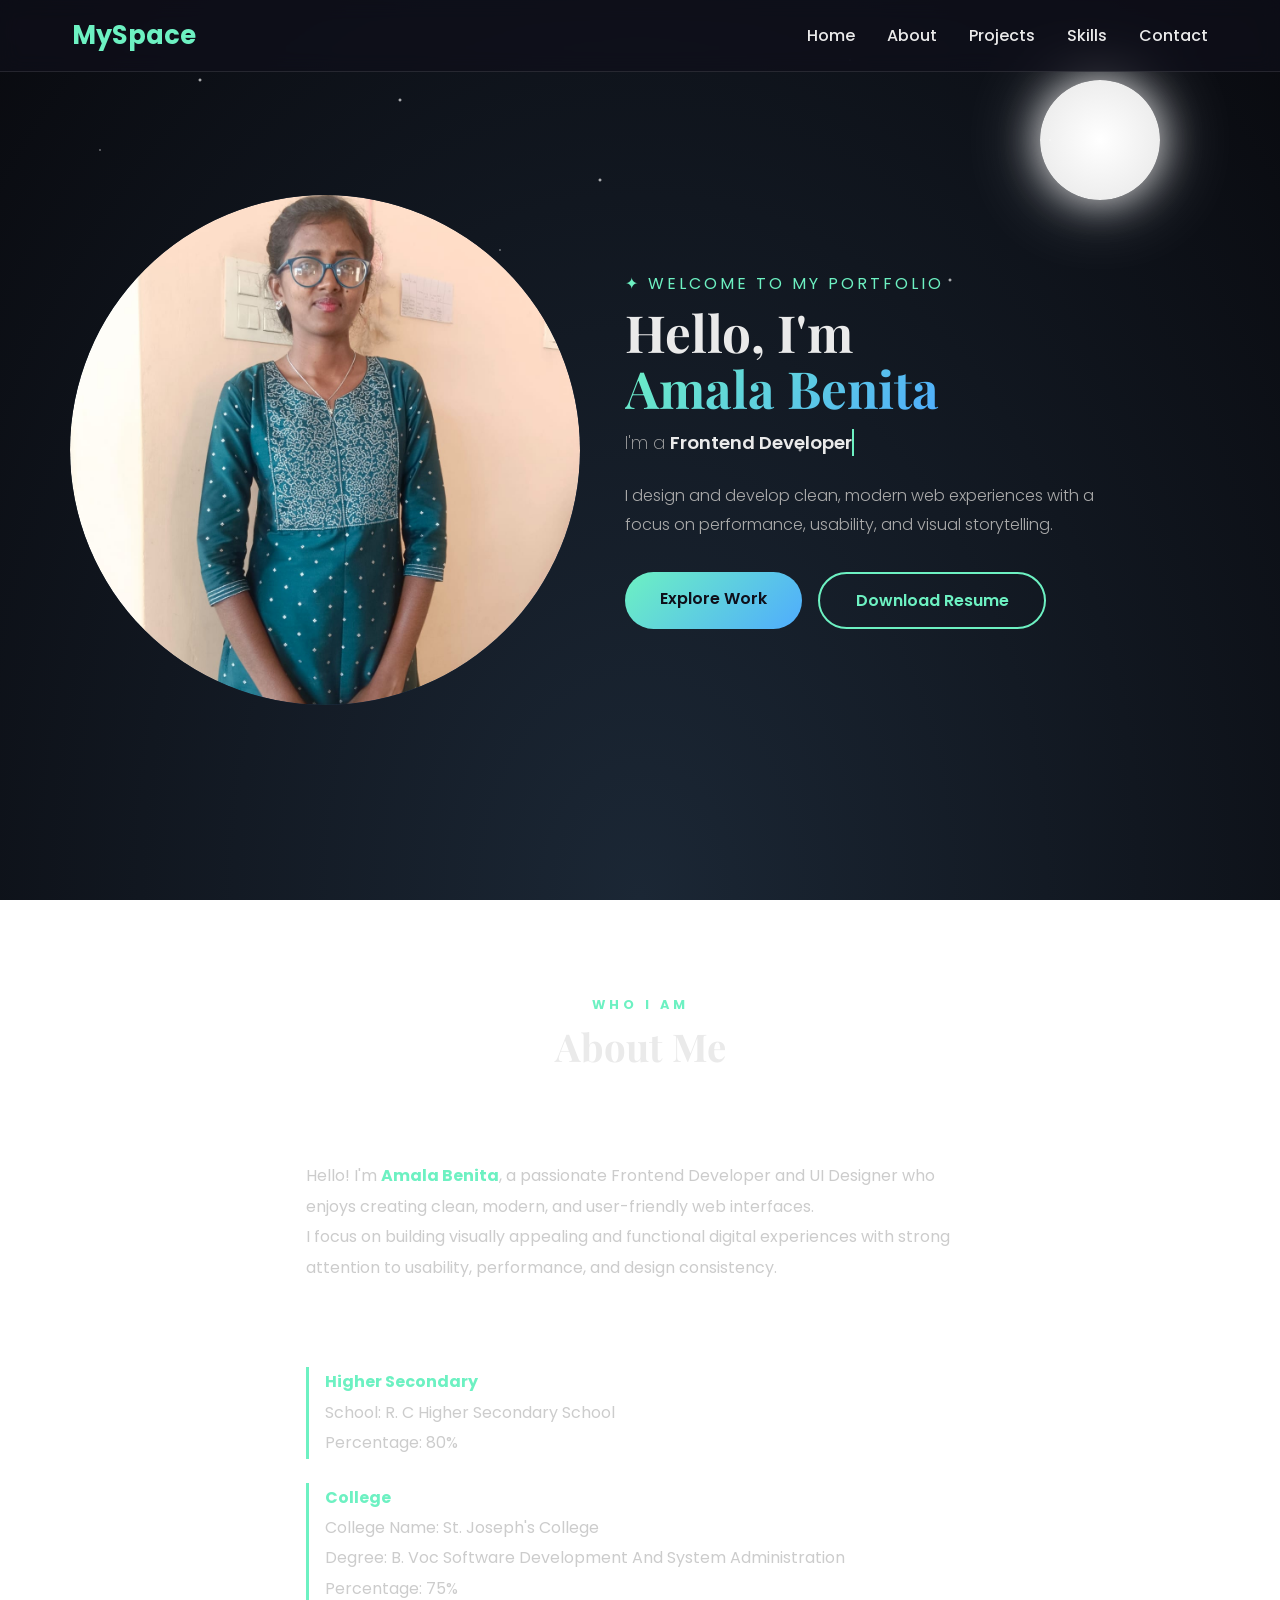
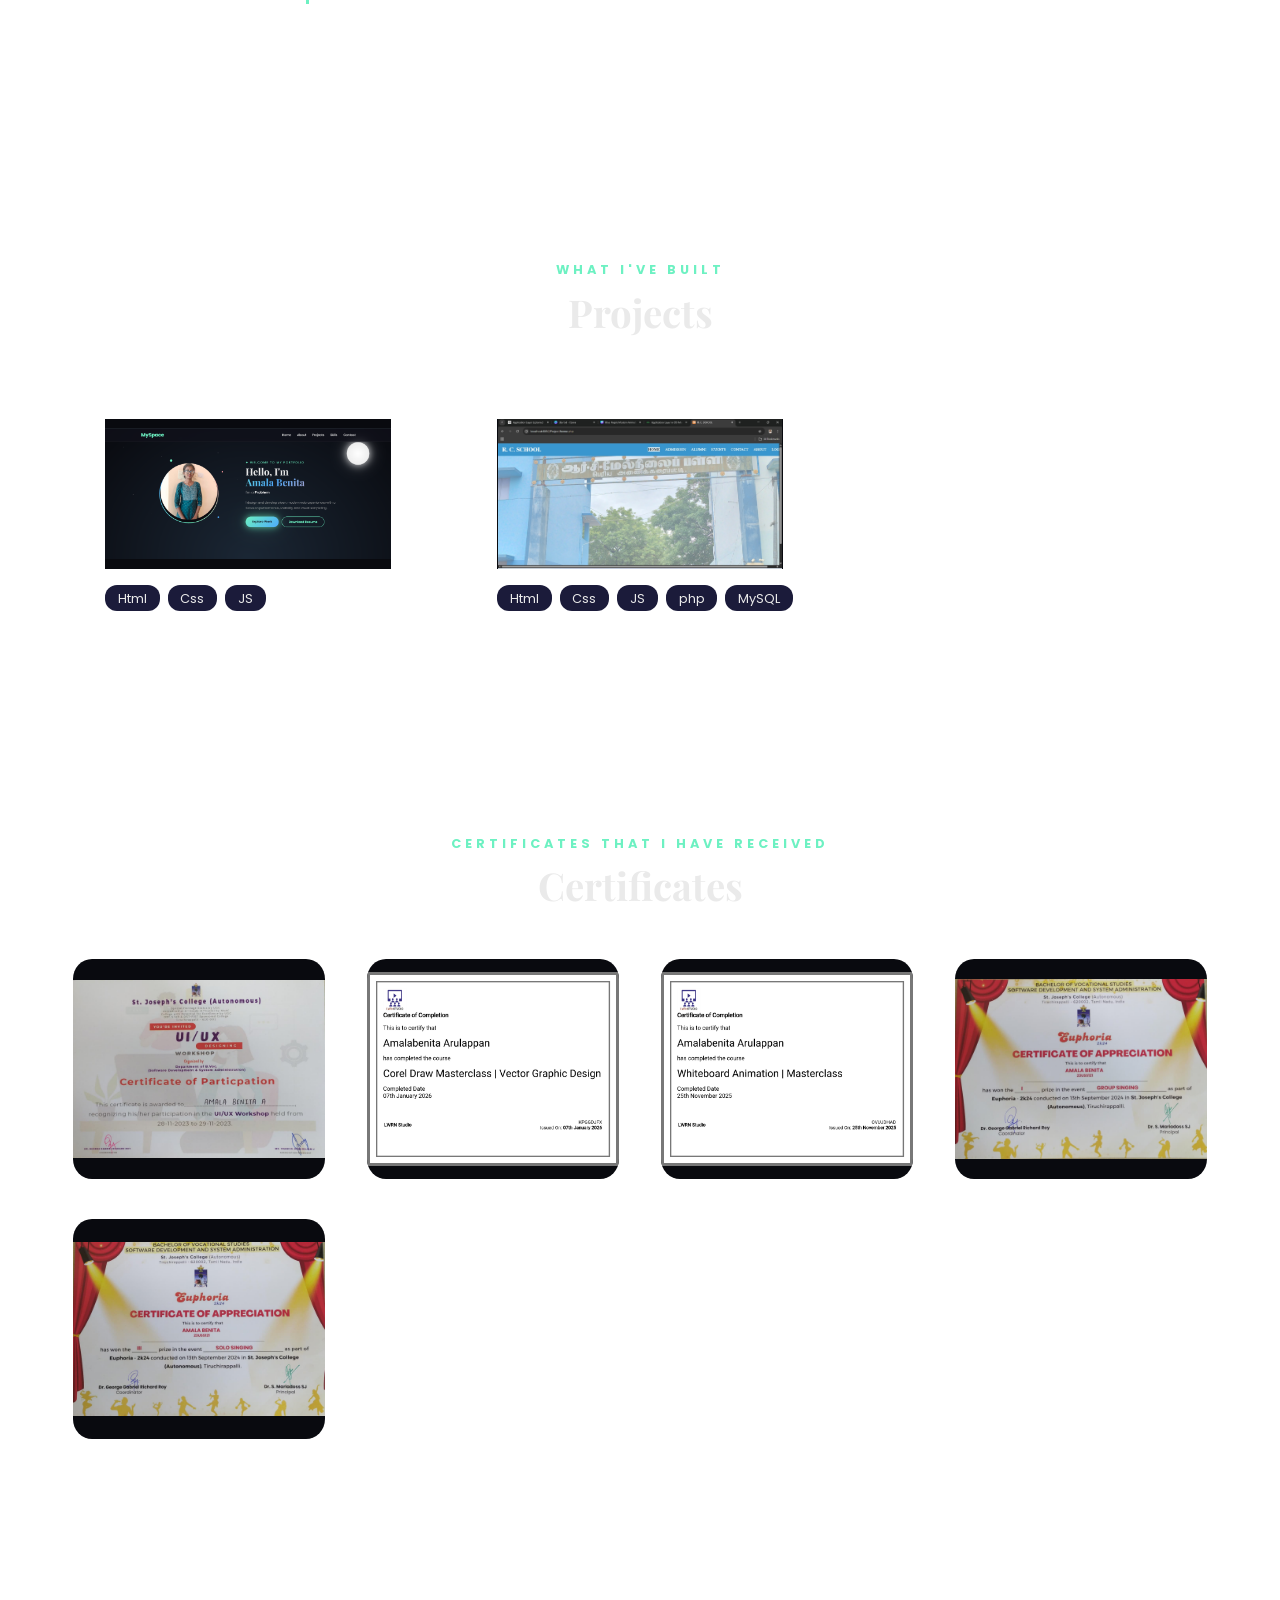
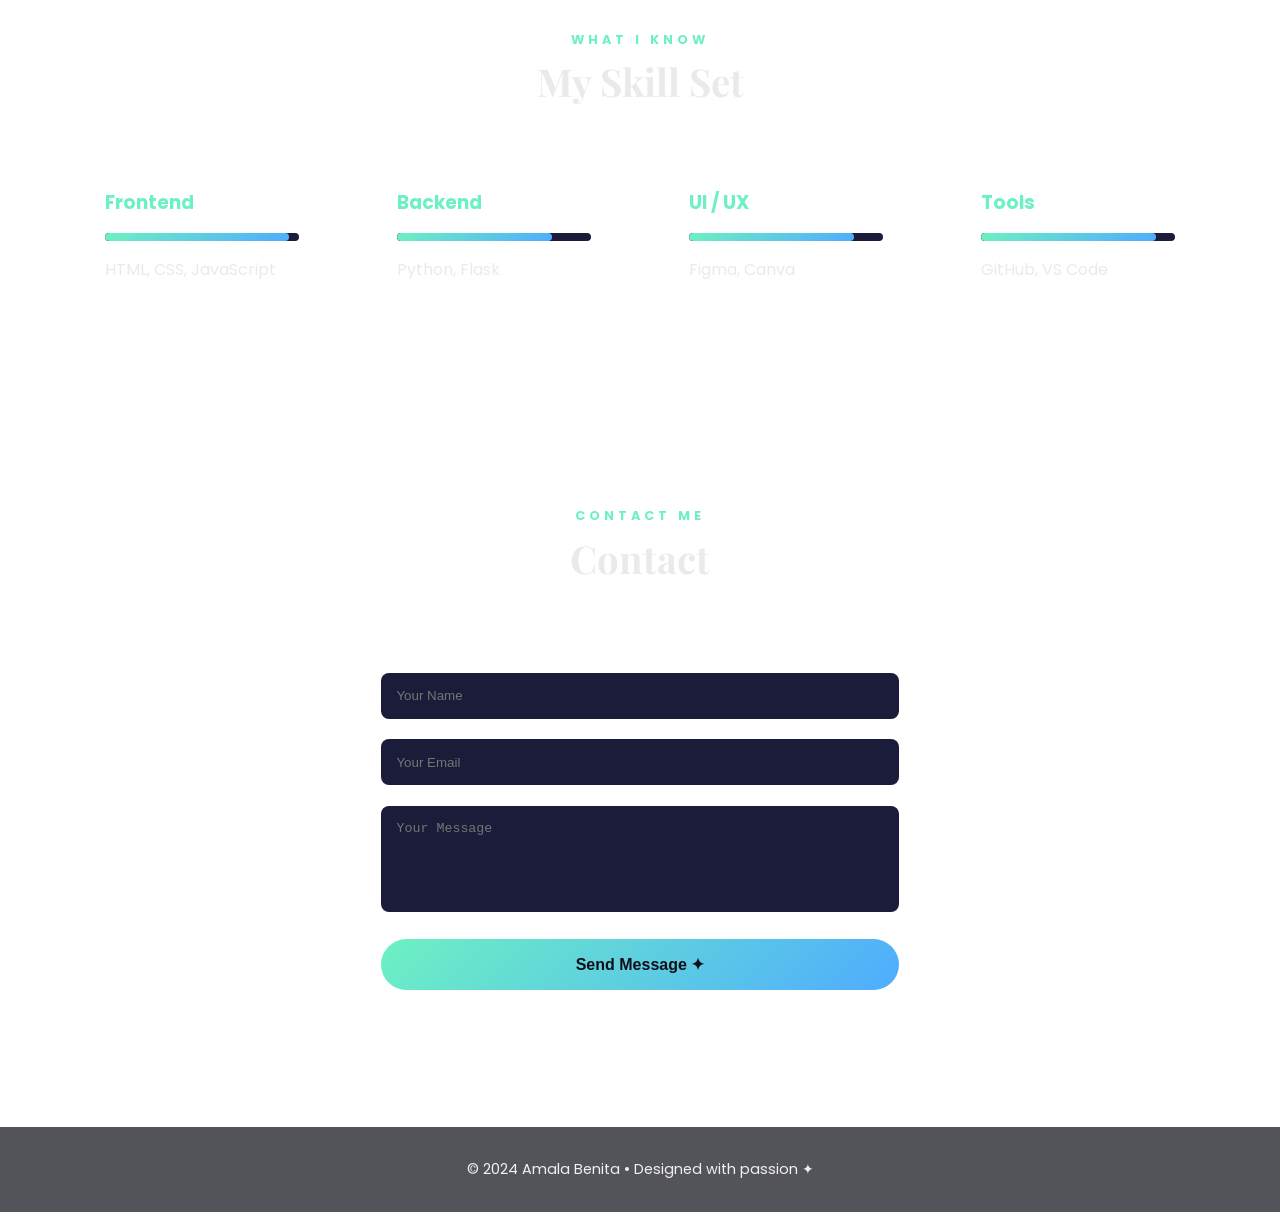
<file: index.html>
<!DOCTYPE html>
<html lang="en">
<head>
<meta charset="UTF-8">
<meta name="viewport" content="width=device-width, initial-scale=1.0">
<title>Amala Benita – Portfolio</title>

<link rel="stylesheet" href="style.css">
</head>

<body>
<div class="night-sky">
    <div class="moon"></div>
    <div class="stars"></div>
</div>

<header>
<nav>
    <div class="logo">MySpace</div>
    <ul>
        <li><a href="#hero">Home</a></li>
        <li><a href="#about">About</a></li>
        <li><a href="#projects">Projects</a></li>
        <li><a href="#skills">Skills</a></li>
        <li><a href="#contact">Contact</a></li>
    </ul>
</nav>
</header>

<!-- ===== HERO ===== -->
<section id="hero">
<div class="hero-container">

    <!-- LEFT: Profile Image -->
    <div class="hero-image-wrap">
        <div class="hero-image-ring">
            <div class="deco-dot"></div>
            <div class="deco-dot"></div>
            <div class="deco-dot"></div>
            <!-- 
                TO ADD YOUR PHOTO: Replace the content inside .hero-img-placeholder with:
                <img src="your-photo.jpg" alt="Amala Benita">
            -->
            <div class="hero-image-ring">
    <div class="deco-dot"></div>
    <div class="deco-dot"></div>
    <div class="deco-dot"></div>
    <div class="hero-img-placeholder">
        <img src="My self.jpeg" alt="Amala Benita">
        </div>
        </div>
        </div>
        </div>
    </div>

    <!-- RIGHT: Text -->
    <div class="hero hero-text">
        <p class="hero-greeting">✦ Welcome to my portfolio</p>
        <h1>Hello, I'm<br><span class="name">Amala Benita</span></h1>
        <p class="hero-role">
            I'm a&nbsp;<span class="typewriter" id="typewriter"></span>
        </p>
        <p class="hero-desc">
            I design and develop clean, modern web experiences with a focus on performance, usability, and visual storytelling.
        </p>
        <div class="hero-btns">
    <a href="#projects" class="hero-btn">Explore Work</a>

    <a href="AMALA BENITA A.pdf" 
       class="resume-btn" 
       download="Amala_Benita_Resume">
        Download Resume
    </a>
</div>
    </div>

</div>
</section>

<!-- ===== ABOUT ===== -->
<section id="about">
    <h2 class="reveal">
        <span class="section-label">Who I Am</span>
        About Me
    </h2>

    <div class="about-single reveal">
        <p>
            Hello! I'm <strong>Amala Benita</strong>, a passionate Frontend Developer and UI Designer
            who enjoys creating clean, modern, and user-friendly web interfaces.
        </p>

        <p>
            I focus on building visually appealing and functional digital experiences with strong
            attention to usability, performance, and design consistency.
        </p>

        <h3 class="about-subtitle">Education</h3>

        <ul class="education-list">
            <li>
                <strong>Higher Secondary </strong><br>
                School: <span>R. C Higher Secondary School</span><br>
                Percentage: <span>80%</span>
            </li>

            <li>
                <strong>College</strong><br>
                College Name: <span>St. Joseph's College </span><br>
                Degree: <span>B. Voc Software Development And System Administration</span><br>
                Percentage: <span>75%</span>
            </li>
        </ul>
    </div>
</section>
<!-- ===== PROJECTS ===== -->
<section id="projects">
<h2 class="reveal">
    <span class="section-label">What I've Built</span>
    Projects
</h2>
<div class="certificates stagger">
    <div class="project">
        <img src="img/portfolio.png" alt="Frontend Development Certificate" height="200p" width="400px">
        <div class="tags">
            <span class="tag">Html</span><span class="tag">Css</span><span class="tag">JS</span>
        </div>
    </div>
    <div class="project">
        <img src="img/pro2.jpeg" alt="Frontend Development Certificate" height="200p" width="400px">
        <div class="tags">
            <span class="tag">Html</span><span class="tag">Css</span><span class="tag">JS</span><span class="tag">php</span><span class="tag">MySQL</span>
        </div>
    </div>
</div>

</section>
<section id="certificates">
<h2 class="reveal">
    <!-- /* ===== CERTIFICATE IMAGE CARDS ===== */ -->
    <span class="section-label">Certificates that I have received</span>
    Certificates
</h2>
<div class="projects stagger">

    <div class="project certificate-card">
        <img src="img/3.jpeg" alt="Frontend Development Certificate">
        <div class="cert-overlay">
             <h3>UI / UX Design</h3>
            <p>Designed user-friendly interfaces and improved user experience.</p>
            <div class="tags">
                <span class="tag">Figma</span>
                <span class="tag">Design</span>
            </div>
        </div>
    </div>

    <div class="project certificate-card">
        <img src="img/4.jpeg" alt="Python Certificate">
        <div class="cert-overlay">
            <h3>Graphic Design</h3>
            <p>Online Course For improving my design abilities, finished by Swayam Plus </p>
            <div class="tags">
                <span class="tag">Swayam Plus</span>
            </div>
        </div>
    </div>

    <div class="project certificate-card">
        <img src="img/5.jpeg" alt="Python Certificate">
        <div class="cert-overlay">
            <h3>Whiteboard Animation</h3>
            <p>Online Course Completed by Swayam Plus in order to enhance my design abilities.</p>
            <div class="tags">
                <span class="tag">Swayam plus</span>
            </div>
        </div>
    </div>

    <div class="project certificate-card">
        <img src="img/2.jpeg" alt="UI UX Certificate">
        <div class="cert-overlay">
            <h3>Singing</h3>
            <p>Singing is my hobby — it helps me relax and express myself.</p>
            <div class="tags">
                <span class="tag">🎵</span>
            </div>
        </div>
    </div>
    
    <div class="project certificate-card">
        <img src="img/solo.jpeg" alt="Solo singing">
        <div class="cert-overlay">
            <h3>Singing</h3>
            <p>Singing is my hobby — it helps me relax and express myself.</p>
            <div class="tags">
                <span class="tag">🎵</span>
            </div>
        </div>
    </div>

</div>
</section>

<!-- ===== SKILLS ===== -->
<section id="skills">
<h2 class="reveal">
    <span class="section-label">What I Know</span>
    My Skill Set
</h2>
<div class="skills-grid stagger">
    <div class="skill-card">
        <h3>Frontend</h3>
        <div class="bar"><span data-width="95%"></span></div>
        <p>HTML, CSS, JavaScript </p>
    </div>
    <div class="skill-card">
        <h3>Backend</h3>
        <div class="bar"><span data-width="80%"></span></div>
        <p>Python, Flask</p>
    </div>
    <div class="skill-card">
        <h3>UI / UX</h3>
        <div class="bar"><span data-width="85%"></span></div>
        <p>Figma, Canva</p>
    </div>
    <div class="skill-card">
        <h3>Tools</h3>
        <div class="bar"><span data-width="90%"></span></div>
        <p>GitHub, VS Code</p>
    </div>
</div>
</section>

<!-- ===== CONTACT ===== -->
 <section id="contact">
 <h2 class="reveal">
    <span class="section-label">Contact me </span>
    Contact
</h2>
<div class="contact-box reveal">
    <form action="https://api.web3forms.com/submit" method="POST">
    <input type="hidden" name="access_key" value="bf04d3fa-0bc0-4304-8f21-133bc95ca695">
        <input type="text" name="name" placeholder="Your Name" required>
        <input type="email" name="email" placeholder="Your Email" required>
        <textarea name="message" rows="5" placeholder="Your Message" required></textarea>
        <button type="submit">Send Message ✦</button>
    </form>
</div>
</section>
 <form action="https://api.web3forms.com/submit" method="POST">
    <input type="hidden" name="access_key" value="bf04d3fa-0bc0-4304-8f21-133bc95ca695">
<footer>
    © 2024 Amala Benita • Designed with passion ✦
</footer>

<script src="javascript.js"></script>

</body>
</html>
</file>
<file: style.css>
@import url('https://fonts.googleapis.com/css2?family=Poppins:wght@300;400;600;700&family=Playfair+Display:ital,wght@0,700;1,400&display=swap');

*{ margin:0; padding:0; box-sizing:border-box; }

body{
    font-family:'Poppins',sans-serif;
    color:#eaeaea;
    scroll-behavior:smooth;
    overflow-x:hidden;
}

/* ===== NIGHT SKY ===== */
.night-sky{
    position:fixed;
    top:0; left:0;
    width:100%; height:100%;
    background:radial-gradient(ellipse at bottom, #1b2735 0%, #090a0f 100%);
    z-index:-2;
    overflow:hidden;
}
.moon{
    position:absolute;
    top:80px; right:120px;
    width:120px; height:120px;
    background:radial-gradient(circle, #ffffff, #e6e6e6);
    border-radius:50%;
    box-shadow:0 0 40px rgba(255,255,255,0.8), 0 0 80px rgba(255,255,255,0.4);
    animation: moonFloat 8s ease-in-out infinite;
}
@keyframes moonFloat{
    0%,100%{ transform:translateY(0); }
    50%{ transform:translateY(-12px); }
}
.stars{
    position:absolute;
    width:200%; height:200%;
    background:
        radial-gradient(2px 2px at 20px 30px, white, transparent),
        radial-gradient(1px 1px at 100px 150px, white, transparent),
        radial-gradient(2px 2px at 200px 80px, white, transparent),
        radial-gradient(1px 1px at 300px 200px, white, transparent),
        radial-gradient(2px 2px at 400px 100px, white, transparent),
        radial-gradient(1px 1px at 500px 250px, white, transparent),
        radial-gradient(2px 2px at 600px 180px, white, transparent),
        radial-gradient(1px 1px at 700px 320px, white, transparent),
        radial-gradient(1px 1px at 850px 60px, white, transparent),
        radial-gradient(2px 2px at 950px 280px, white, transparent),
        radial-gradient(1px 1px at 1050px 140px, white, transparent),
        radial-gradient(2px 2px at 150px 400px, white, transparent),
        radial-gradient(1px 1px at 250px 500px, white, transparent),
        radial-gradient(2px 2px at 800px 450px, white, transparent);
    background-repeat:repeat;
    animation: twinkle 8s infinite linear;
}
@keyframes twinkle{
    from{ transform:translateY(0); opacity:1; }
    50%{ opacity:0.6; }
    to{ transform:translateY(-200px); opacity:1; }
}

/* ===== HEADER ===== */
header{
    position:fixed; top:0; width:100%;
    backdrop-filter:blur(10px);
    background:rgba(15,15,26,0.7);
    z-index:1000;
    border-bottom:1px solid rgba(255,255,255,0.1);
}
nav{
    max-width:1200px; margin:auto;
    padding:1rem 2rem;
    display:flex; justify-content:space-between; align-items:center;
}
.logo{
    font-size:1.6rem; font-weight:700; color:#6df1c2;
    animation: fadeSlideDown 0.8s ease both;
}
nav ul{ list-style:none; display:flex; gap:2rem; }
nav li{ animation: fadeSlideDown 0.8s ease both; }
nav li:nth-child(1){ animation-delay:0.1s; }
nav li:nth-child(2){ animation-delay:0.2s; }
nav li:nth-child(3){ animation-delay:0.3s; }
nav li:nth-child(4){ animation-delay:0.4s; }
nav li:nth-child(5){ animation-delay:0.5s; }
nav a{
    color:#eaeaea; text-decoration:none; font-weight:500;
    position:relative;
}
nav a::after{
    content:""; position:absolute;
    width:0; height:2px; background:#6df1c2;
    left:0; bottom:-5px; transition:0.3s;
}
nav a:hover::after{ width:100%; }

/* ===== KEYFRAMES ===== */
@keyframes fadeSlideDown{
    from{ opacity:0; transform:translateY(-20px); }
    to{ opacity:1; transform:translateY(0); }
}
@keyframes fadeSlideUp{
    from{ opacity:0; transform:translateY(40px); }
    to{ opacity:1; transform:translateY(0); }
}
@keyframes fadeSlideRight{
    from{ opacity:0; transform:translateX(-50px); }
    to{ opacity:1; transform:translateX(0); }
}
@keyframes fadeSlideLeft{
    from{ opacity:0; transform:translateX(50px); }
    to{ opacity:1; transform:translateX(0); }
}
@keyframes scaleIn{
    from{ opacity:0; transform:scale(0.8); }
    to{ opacity:1; transform:scale(1); }
}
@keyframes glowPulse{
    0%,100%{ box-shadow:0 0 20px rgba(109,241,194,0.4), 0 0 60px rgba(109,241,194,0.1); }
    50%{ box-shadow:0 0 40px rgba(109,241,194,0.8), 0 0 100px rgba(109,241,194,0.3); }
}
@keyframes typing{
    from{ width:0; }
    to{ width:100%; }
}
@keyframes blink{
    50%{ border-color:transparent; }
}
@keyframes shimmer{
    0%{ background-position:0% 50%; }
    50%{ background-position:100% 50%; }
    100%{ background-position:0% 50%; }
}
@keyframes float{
    0%,100%{ transform:translateY(0) rotate(0deg); }
    50%{ transform:translateY(-15px) rotate(2deg); }
}
@keyframes revealText{
    from{ clip-path: inset(0 100% 0 0); }
    to{ clip-path: inset(0 0% 0 0); }
}

/* ===== HERO ===== */
#hero{
    min-height:100vh;
    display:flex;
    align-items:center;
    justify-content:center;
    padding:2rem;
}

.hero-container{
    max-width:450px;
    width:100%;
    display:grid;
    grid-template-columns:1fr 1fr;
    gap:4rem;
    align-items:center;
}

/* LEFT – Image */
.hero-image-wrap{
    display:flex;
    justify-content:center;
    animation: fadeSlideRight 1s ease 0.3s both;
}

.hero-image-ring{
    position:relative;
    width:300px; height:300px;
}

.hero-image-ring::before{
    content:"";
    position:absolute; inset:-6px;
    border-radius:50%;
    background:conic-gradient(#6df1c2, #4facfe, #ff9a9e, #6df1c2);
    animation: spin 4s linear infinite;
    z-index:0;
}

@keyframes spin{ to{ transform:rotate(360deg); } }

.hero-image-ring::after{
    content:"";
    position:absolute; inset:-3px;
    border-radius:50%;
    background:#090a0f;
    z-index:1;
}

.hero-img-placeholder{
    position:relative; 
    z-index:2; 
    width:100%; 
    height:100%; 
    border-radius:50%; 
    background:linear-gradient(135deg, #1b2735 40%, #2a3f5f); 
    display:flex; 
    flex-direction:column; 
    align-items:center; 
    justify-content:center; 
    overflow:hidden; 
    animation: float 6s ease-in-out infinite;
    transform: scale(1.7);
}

/* Replace the placeholder below with your actual <img> tag */
.hero-img-placeholder svg{
    width:140px; height:140px; opacity:0.5;
}
.hero-img-placeholder .placeholder-text{
    font-size:0.75rem; color:#6df1c2; margin-top:8px;
    opacity:0.7; letter-spacing:1px; text-align:center; padding:0 1rem;
}

/* If user places real <img> inside .hero-img-placeholder */
.hero-img-placeholder img{
    width:100%; height:100%; object-fit:cover; border-radius:50%;
}

/* Decorative dots */
.deco-dot{
    position:absolute;
    border-radius:50%;
    background:#6df1c2;
    animation: float 3s ease-in-out infinite;
}
.deco-dot:nth-child(1){ width:12px; height:12px; top:-20px; left:50px; animation-delay:0s; }
.deco-dot:nth-child(2){ width:8px; height:8px; bottom:10px; right:-10px; animation-delay:1s; background:#4facfe; }
.deco-dot:nth-child(3){ width:6px; height:6px; top:30px; right:-30px; animation-delay:2s; background:#ff9a9e; }

/* RIGHT – Text */
.hero-text{
    animation: fadeSlideLeft 1s ease 0.5s both;
}

.hero-greeting{
    font-size:1rem;
    color:#6df1c2;
    letter-spacing:3px;
    align-content: center;
    text-transform:uppercase;
    margin-bottom:0.5rem;
    animation: fadeSlideUp 0.8s ease 0.7s both;
}

.hero h1{
    font-family:'Playfair Display', serif;
    font-size:3.2rem;
    font-weight:700;
    line-height:1.1;
    margin-bottom:0.5rem;
    animation: fadeSlideUp 0.8s ease 0.9s both;
}

.hero h1 .name{
    background:linear-gradient(135deg, #6df1c2, #4facfe, #ff9a9e);
    background-size:200% 200%;
    -webkit-background-clip:text;
    -webkit-text-fill-color:transparent;
    background-clip:text;
    animation: shimmer 3s ease infinite, fadeSlideUp 0.8s ease 0.9s both;
}

/* Typewriter role text */
.hero-role{
    font-size:1.15rem;
    font-weight: 200;
    color:#aaa;
    margin:0.8rem 0 1.5rem;
    min-height:1.8rem;
    animation: fadeSlideUp 0.8s ease 1.1s both;
}

.typewriter{
    display:inline-flex;
    color:#eaeaea;
    font-weight:600;
    overflow:hidden;
    white-space:nowrap;
    border-right:2px solid #6df1c2;
    animation: blink 0.75s step-end infinite;
}

.hero-desc{
    font-size:1rem;
    font-weight: 300;
    color:#aaa;
    line-height:1.8;
    max-width:480px;
    margin-bottom:2rem;
    animation: fadeSlideUp 0.8s ease 1.3s both;
}

.hero-btns{
    display:flex; gap:1rem; flex-wrap:wrap;
    animation: fadeSlideUp 0.8s ease 1.5s both;
}

.hero-btn{
    padding:0.9rem 2.2rem;
    border-radius:30px;
    background:linear-gradient(135deg,#6df1c2,#4facfe);
    color:#0f0f1a;
    text-decoration:none;
    font-weight:600;
    animation: glowPulse 3s ease-in-out infinite;
    transition:0.3s;
}

.hero-btn:hover{ transform:translateY(-4px); }

.resume-btn{
    display:inline-block;
    padding:0.9rem 2.2rem;
    border-radius:30px;
    background:transparent;
    color:#6df1c2;
    text-decoration:none;
    font-weight:600;
    border:2px solid #6df1c2;
    transition:0.3s;
}
.resume-btn:hover{
    background:#6df1c2;
    color:#0f0f1a;
    transform:translateY(-3px);
}

/* ===== SECTION COMMON ===== */
section{
    max-width:1200px;
    margin:auto;
    padding:6rem 2rem;
}

h2{
    font-size:2.4rem;
    margin-bottom:3rem;
    text-align:center;
    font-family:'Playfair Display', serif;
    position:relative;
}

h2 .section-label{
    display:block;
    font-family:'Poppins', sans-serif;
    font-size:0.8rem;
    letter-spacing:4px;
    color:#6df1c2;
    text-transform:uppercase;
    margin-bottom:0.4rem;
}

/* Scroll reveal base */
.reveal{
    opacity:0;
    transform:translateY(40px);
    transition:opacity 0.7s ease, transform 0.7s ease;
}
.reveal.visible{
    opacity:1;
    transform:translateY(0);
}
.reveal-left{
    opacity:0; transform:translateX(-40px);
    transition:opacity 0.7s ease, transform 0.7s ease;
}
.reveal-left.visible{ opacity:1; transform:translateX(0); }
.reveal-right{
    opacity:0; transform:translateX(40px);
    transition:opacity 0.7s ease, transform 0.7s ease;
}
.reveal-right.visible{ opacity:1; transform:translateX(0); }

/* Staggered children */
.stagger > *{ opacity:0; transform:translateY(30px); transition:opacity 0.6s ease, transform 0.6s ease; }
.stagger.visible > *:nth-child(1){ opacity:1; transform:none; transition-delay:0.1s; }
.stagger.visible > *:nth-child(2){ opacity:1; transform:none; transition-delay:0.2s; }
.stagger.visible > *:nth-child(3){ opacity:1; transform:none; transition-delay:0.3s; }
.stagger.visible > *:nth-child(4){ opacity:1; transform:none; transition-delay:0.4s; }
.stagger.visible > *:nth-child(5){ opacity:1; transform:none; transition-delay:0.5s; }
.stagger.visible > *:nth-child(6){ opacity:1; transform:none; transition-delay:0.6s; }
.stagger.visible > *:nth-child(7){ opacity:1; transform:none; transition-delay:0.7s; }
.stagger.visible > *:nth-child(8){ opacity:1; transform:none; transition-delay:0.8s; }

/* ===== ABOUT ===== */
.about-single{
    max-width:750px;
    margin:0 auto;
    background:rgba(255,255,255,0.05);
    padding:2.5rem;
    border-radius:18px;
    border:1px solid rgba(255,255,255,0.1);
    color:#ccc;
    line-height:1.9;
}

.about-single strong{
    color:#6df1c2;
}

.about-subtitle{
    margin:2rem 0 1rem;
    font-size:1.2rem;
    color:#fff;
}

.education-list{
    list-style:none;
    padding:0;
}

.education-list li{
    margin-bottom:1.5rem;
    padding-left:1rem;
    border-left:3px solid #6df1c2;
}

/* ===== PROJECTS ===== */
.projects{
    display:grid;
    grid-template-columns: repeat(auto-fit, minmax(240px, 1fr));
    gap:2.5rem;
}
.project{
    background:rgba(255,255,255,0.04);
    border-radius:20px;
    padding:2rem;
    border:1px solid rgba(255,255,255,0.1);
    transition:0.4s;
    position:relative;
    overflow:hidden;
}
.project::before{
    content:"";
    position:absolute; top:0; left:-100%;
    width:100%; height:2px;
    background:linear-gradient(90deg,transparent,#6df1c2,transparent);
    transition:0.6s;
}
.project:hover::before{ left:100%; }
.project:hover{
    transform:translateY(-10px);
    box-shadow:0 15px 40px rgba(0,0,0,0.4);
    border-color:rgba(109,241,194,0.2);
}
.project h3{ margin-bottom:0.8rem; color:#6df1c2; }
.tags{ margin-top:1rem; }
.tag{
    font-size:0.8rem; padding:0.3rem 0.8rem;
    border-radius:12px; background:#1b1b3a;
    margin-right:0.5rem;
}
/* Ensure project images are fully visible and responsive */
.project img{
    width:100%;
    height:150px; /* consistent visual height */
    object-fit:contain; /* show whole image */
    background:#090a0f; /* fills letterbox areas */
    display:block;
}

@media (max-width:900px){
    .project img{ height:260px; }
}

@media (max-width:600px){
    .project img{ height:200px; }
}
/* ===== CERTIFICATE IMAGE CARDS ===== */
.certificates{
    display:grid;
    grid-template-columns: repeat(3, 1fr); /* 3 columns on desktop */
    gap:2.5rem;
    height: auto;
}

@media (max-width: 900px) {
    .certificates{ grid-template-columns: repeat(2, 1fr); }
}

@media (max-width: 600px) {
    .certificates{ grid-template-columns: 1fr; }
}
.certificate-card{
    position:relative;
    padding:0;
    overflow:hidden;
    border-top: none; /* remove top border from the card */
    border-bottom: none; /* remove bottom border from the card */
}

.certificate-card img{
    width:100%;
    height:220px; /* increased height so images appear larger */
    object-fit:contain; /* ensure full image is visible */
    background:#090a0f; /* fills letterbox areas when aspect ratios differ */
    display:block;
    transition:transform 0.6s ease;
}

.cert-overlay{
    position:absolute;
    inset:0;
    background:rgba(9,10,15,0.85);
    display:flex;
    flex-direction:column;
    justify-content:center;
    align-items:center;
    text-align:center;
    padding:1.5rem;
    opacity:0;
    transition:0.5s ease;
}

.certificate-card:hover img{
    transform:scale(1.1);
}

.certificate-card:hover .cert-overlay{
    opacity:1;
}

.cert-overlay h3{
    color:#6df1c2;
    margin-bottom:0.6rem;
}

.cert-overlay p{
    font-size:0.9rem;
    color:#ccc;
    margin-bottom:1rem;
}

/* ===== SKILLS ===== */
.skills-grid{
    display:grid;
    grid-template-columns:repeat(auto-fit,minmax(250px,1fr));
    gap:2rem;
}
.skill-card{
    background:rgba(255,255,255,0.05);
    padding:2rem; border-radius:18px;
    border:1px solid rgba(255,255,255,0.1);
    transition:0.4s;
}
.skill-card:hover{
    transform:translateY(-8px);
    box-shadow:0 10px 30px rgba(109,241,194,0.3);
}
.skill-card h3{ color:#6df1c2; margin-bottom:1rem; }
.bar{
    width:100%; height:8px;
    background:#1b1b3a; border-radius:10px;
    overflow:hidden; margin-bottom:1rem;
}
.bar span{
    display:block; height:100%;
    background:linear-gradient(135deg,#6df1c2,#4facfe);
    border-radius:10px; width:0;
    transition: width 1.5s cubic-bezier(0.25,0.46,0.45,0.94);
}

/* ===== CONTACT ===== */
.contact-box{
    max-width:600px; margin:auto;
    background:rgba(255,255,255,0.05);
    padding:2.5rem; border-radius:20px;
    border:1px solid rgba(255,255,255,0.1);
}
input,textarea{
    resize: none;
    width:100%; padding:0.9rem;
    margin-bottom:1.3rem; border:none;
    border-radius:8px; background:#1b1b3a;
    color:white; border:1px solid transparent;
    transition:0.3s; outline:none;
}
input:focus,textarea:focus{
    border-color:#6df1c2;
    box-shadow:0 0 10px rgba(109,241,194,0.2);
}
button{
    width:100%; padding:1rem; border:none;
    border-radius:30px;
    background:linear-gradient(135deg,#6df1c2,#4facfe);
    font-weight:600; cursor:pointer; font-size:1rem;
    transition:0.3s; color:#0f0f1a;
}
button:hover{ transform:translateY(-3px); box-shadow:0 10px 30px rgba(109,241,194,0.4); }

/* ===== FOOTER ===== */
footer{
    text-align:center; padding:2rem;
    background:#0b0b14; font-size:0.9rem; opacity:0.7;
}

/* ===== RESPONSIVE ===== */
@media(max-width:768px){
    .hero-container{ grid-template-columns:1fr; text-align:center; }
    .hero-image-wrap{ order:-1; }
    .hero-image-ring{ width:220px; height:220px; }
    .hero h1{ font-size:2.4rem; }
    .hero-btns{ justify-content:center; }
    .about-grid{ grid-template-columns:1fr; }
    .hero-desc{ margin:0 auto 2rem; }
}
</file>
